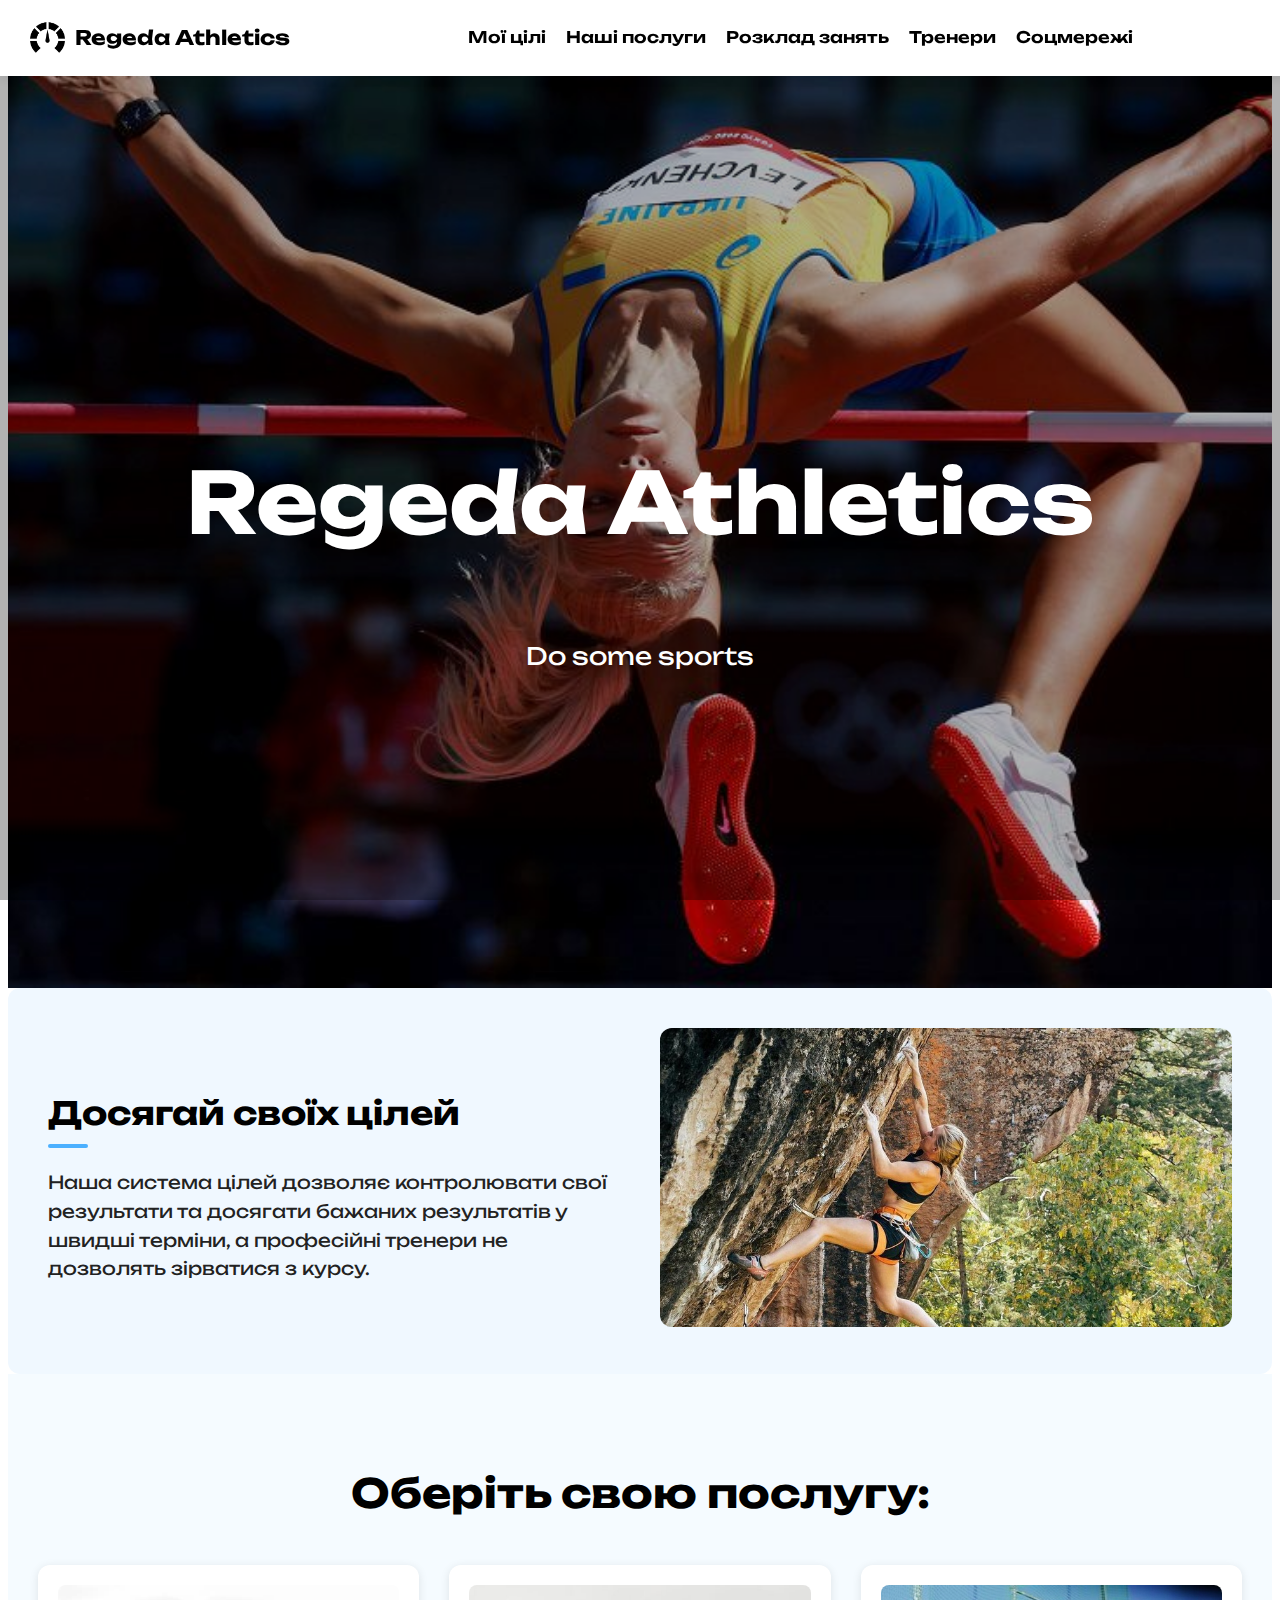
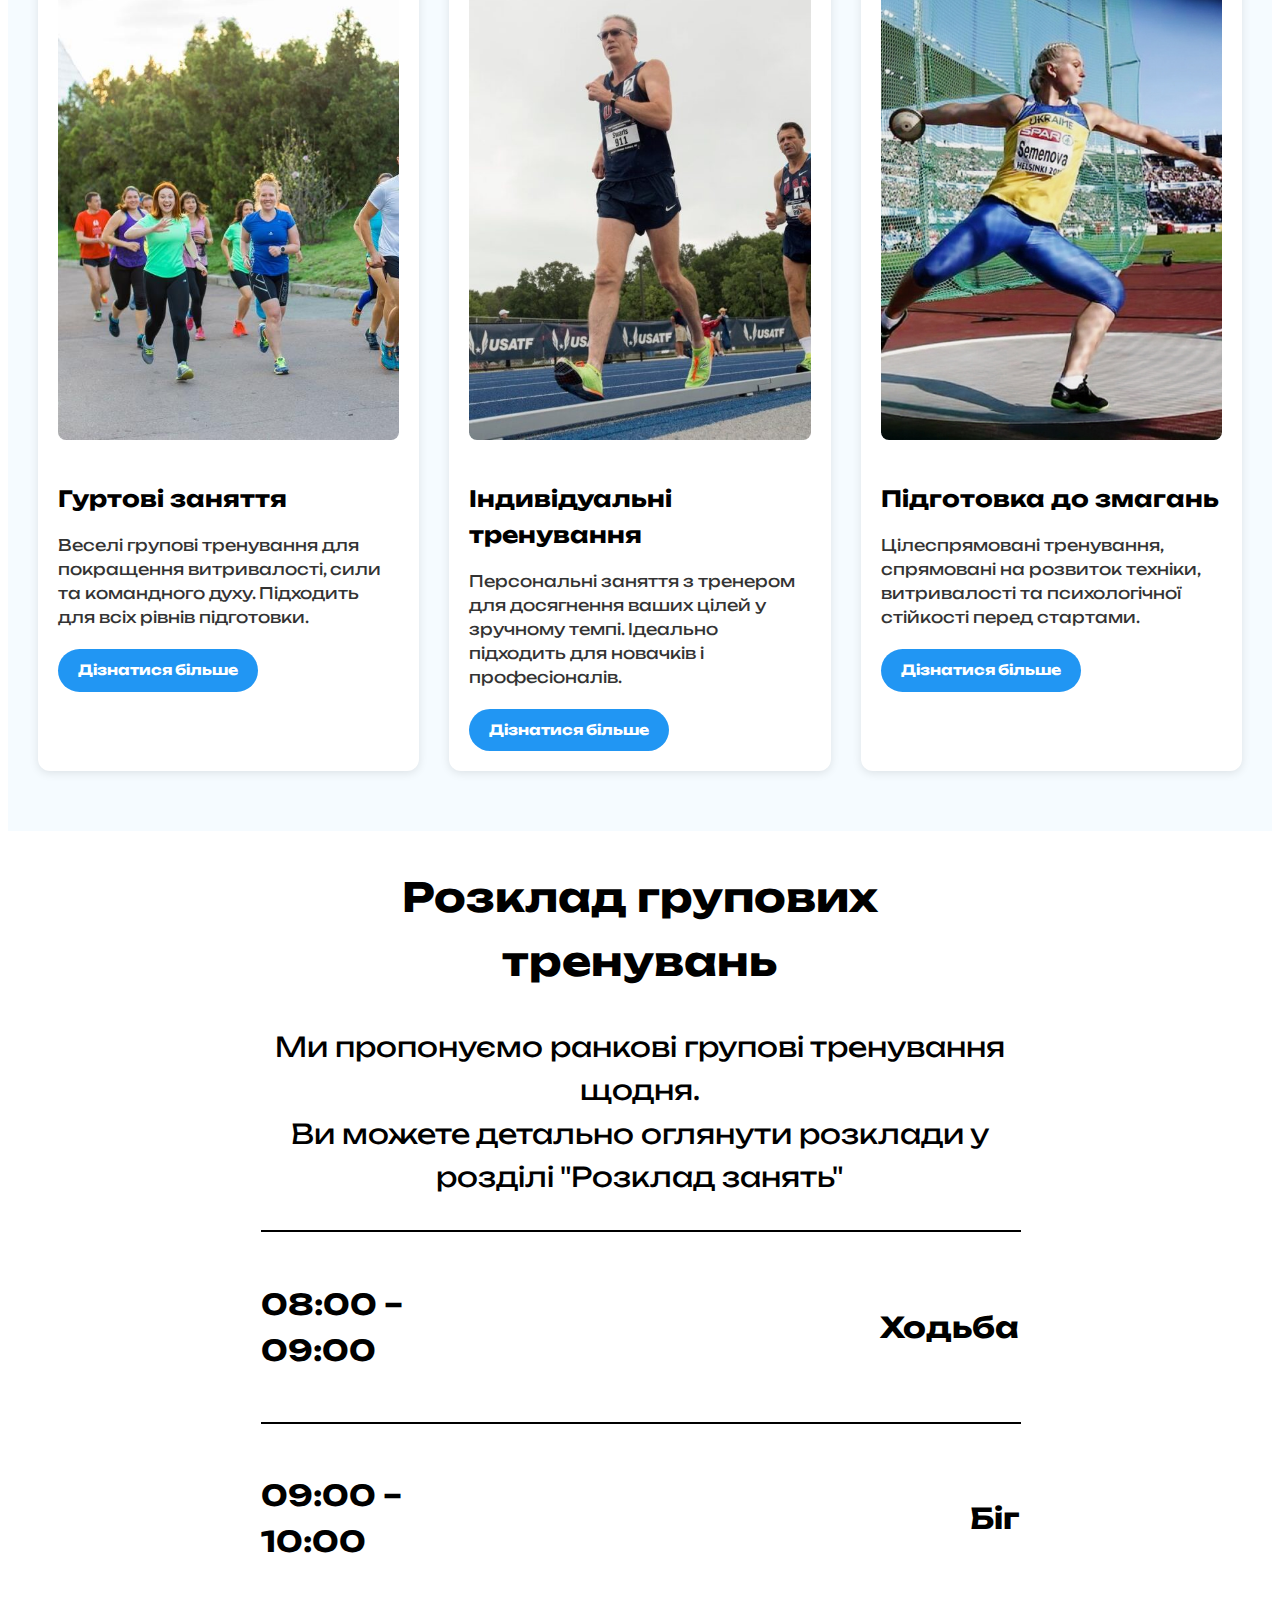
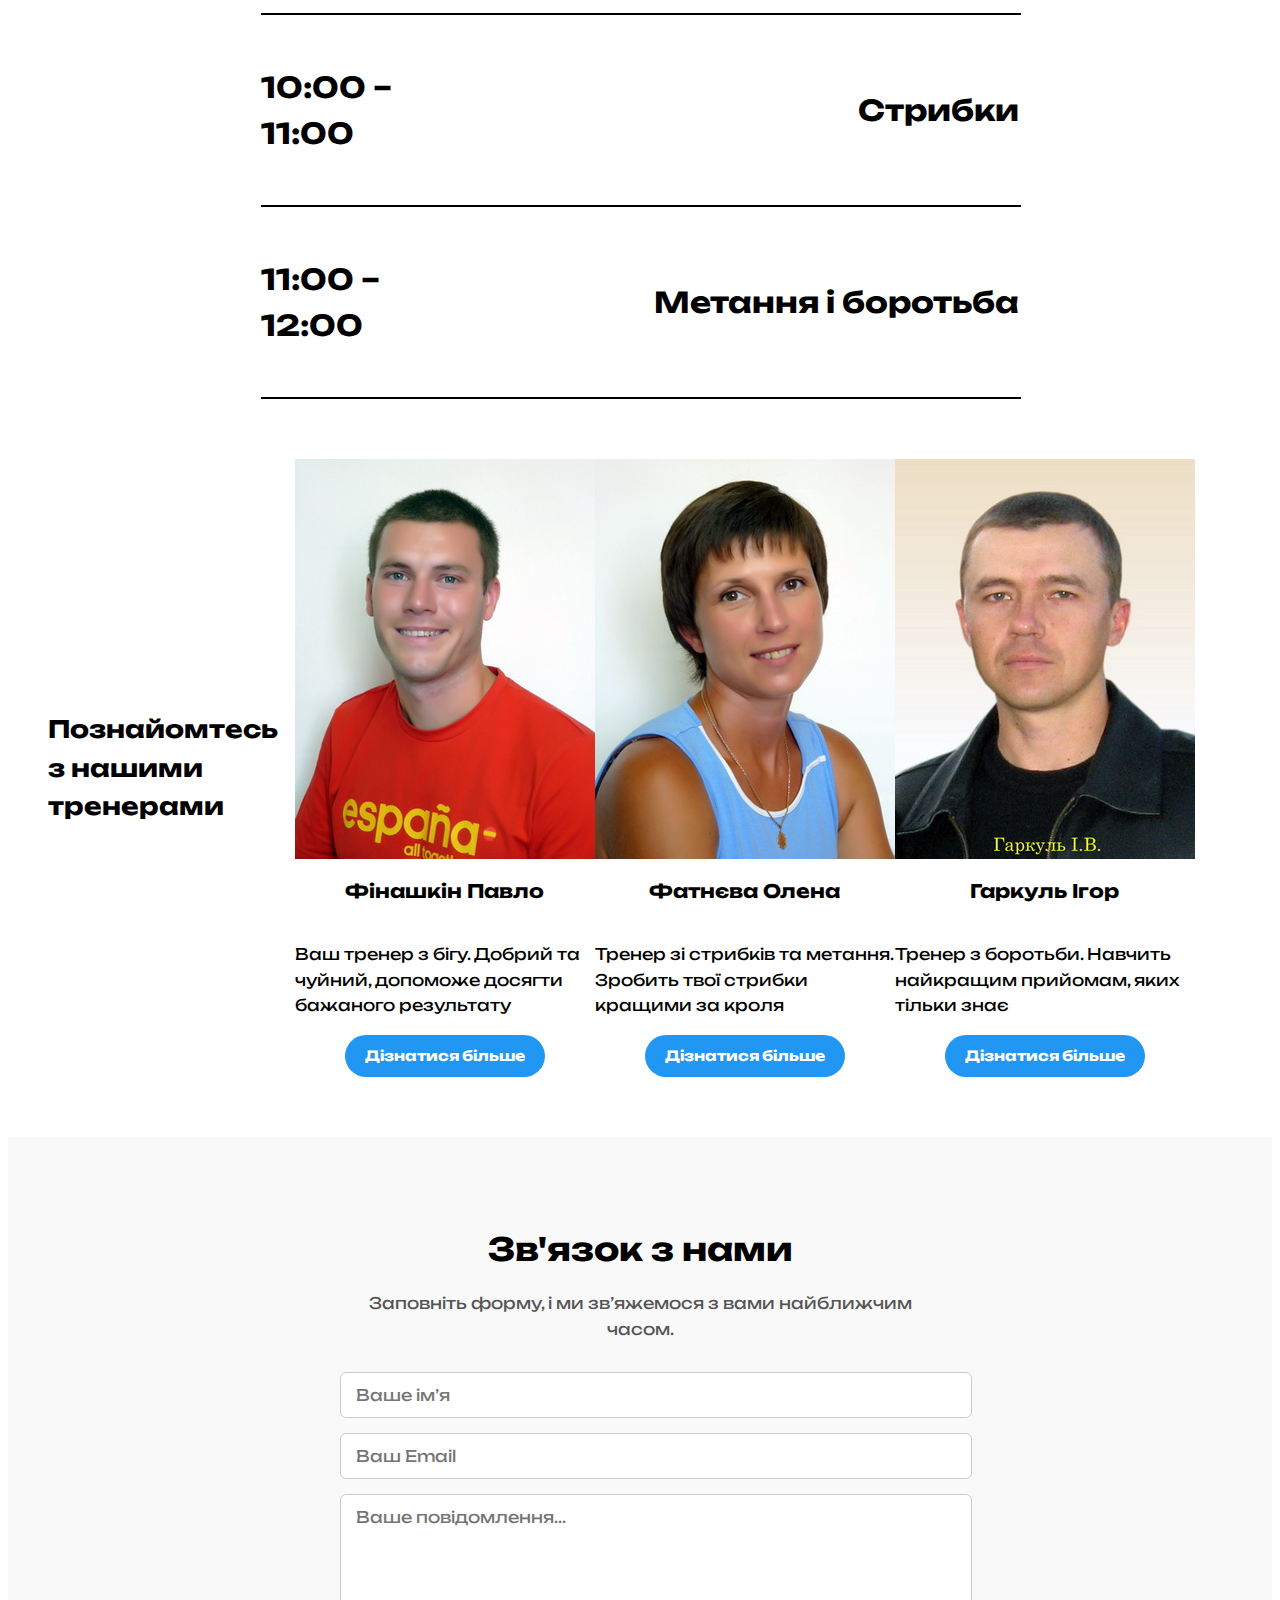
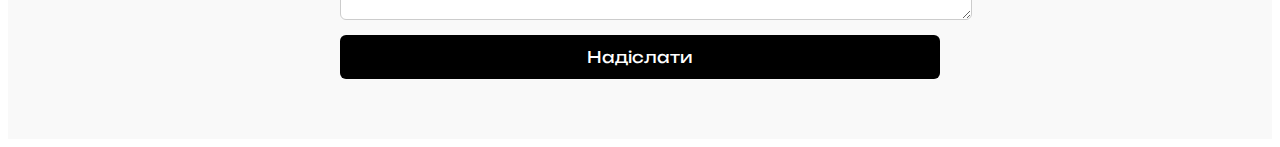
<file: index.html>
<!DOCTYPE html>
<html lang="uk">
<head>
  <meta charset="UTF-8" />
  <meta name="viewport" content="width=device-width, initial-scale=1.0" />
  <title>Regeda Athletics</title>
  <link rel="stylesheet" href="mainpagestyle.css" />
  <link rel="shortcut icon" href="img/logopng.png">
  <link rel="preconnect" href="https://fonts.googleapis.com">
  <link rel="preconnect" href="https://fonts.gstatic.com" crossorigin>
  <link href="https://fonts.googleapis.com/css2?family=Cascadia+Code:ital,wght@0,200..700;1,200..700&family=Cascadia+Mono:ital,wght@0,200..700;1,200..700&family=Overpass+Mono:wght@300..700&family=Unbounded:wght@200..900&family=Yeseva+One&display=swap" rel="stylesheet">
</head>
<body>
  <header class="main-header">
    <div class="logo">
    <img src="img/logopng.png">
    Regeda Athletics</div>
    <nav class="nav-links">
      <a href="Targets/Target.html">Мої цілі</a>
      <a href="Services/Services.html">Наші послуги</a>
      <a href="Schedule/Schedule.html">Розклад занять</a>
      <a href="Trainers/Trainers.html">Тренери</a>
      <a href="Socials/Socials.html">Соцмережі</a>
    </nav>
  </header>
  <section class="hero">
    <h1>Regeda Athletics</h1>
    <p>Do some sports</p>
  </section>
  <section class="mission-section">
    <div class="mission-text">
     <h2 class="section-title">Досягай своїх цілей</h2>
      <div class="underline"></div>
     <p>
       Наша система цілей дозволяє контролювати свої результати та досягати бажаних результатів у швидші терміни, а професійні тренери не дозволять зірватися з курсу.
      </p>
   </div>
   <div class="mission-image">
      <img src="img/mission.jpg" alt="Ціль">
    </div>
  </section>
  <section class="services">
    <h1>Оберіть свою послугу:</h1>
    <div class="services-block">
      <div class="serv">
        <img src="img/run.jpg">
        <h2>Гуртові заняття</h2>
        <p>Веселі групові тренування для покращення витривалості, сили та командного духу. Підходить для всіх рівнів підготовки.</p>
        <a href="Services/Services.html#grupa" class="blue-button">Дізнатися більше</a>
      </div>
      <div class="serv">
        <img src="img/chodba.jpg">
        <h2>Індивідуальні тренування</h2>
        <p>Персональні заняття з тренером для досягнення ваших цілей у зручному темпі. Ідеально підходить для новачків і професіоналів.</p>
        <a href="Services/Services.html#individual" class="blue-button">Дізнатися більше</a>
      </div>
      <div class="serv">
        <img src="img/metannia.jpg">
        <h2>Підготовка до змагань</h2>
        <p>Цілеспрямовані тренування, спрямовані на розвиток техніки, витривалості та психологічної стійкості перед стартами.</p>
        <a href="Services/Services.html#zmagania" class="blue-button">Дізнатися більше</a>
      </div>
    </div>
  </section>
  <section class="schedule-section">
    <div class="schedule-title">
      <h2>Розклад групових тренувань</h2>
      <p>Ми пропонуємо ранкові групові тренування щодня. <br> Ви можете детально оглянути розклади у розділі "Розклад занять"</p>
    </div>
    <hr>
  <div class="schedule">
    <div class="schedule-element">
      <p class="time">08:00 – 09:00</p>
      <p class="service-name">Ходьба</p>
    </div>
    <hr>
    <div class="schedule-element">
      <p class="time">09:00 – 10:00</p>
      <p class="service-name">Біг</p>
    </div>
    <hr>
    <div class="schedule-element">
      <p class="time">10:00 – 11:00</p>
      <p class="service-name">Стрибки</p>
    </div>
    <hr>
    <div class="schedule-element">
      <p class="time">11:00 – 12:00</p>
      <p class="service-name">Метання і боротьба</p>
    </div>
    <hr>
  </div>
  </section>
  <section class="trainers-section">
    <div class="trainers-title">
      <h2>Познайомтесь з нашими тренерами</h2>
    </div>
    <div class="trainers">
      <div class="trainers-element">
        <img src="img/finashkin.jpg">
        <h3>Фінашкін Павло</h3>
        <p>Ваш тренер з бігу. Добрий та чуйний, допоможе досягти бажаного результату</p>
        <a href="Trainers/Trainers.html#finashkin" class="blue-button">Дізнатися більше</a>
      </div>
      <div class="trainers-element">
        <img src="img/fatneva.jpg">
        <h3>Фатнєва Олена</h3>
        <p>Тренер зі стрибків та метання. Зробить твої стрибки кращими за кроля</p>
        <a href="Trainers/Trainers.html#fatneva" class="blue-button">Дізнатися більше</a>
      </div>
      <div class="trainers-element">
        <img src="img/garkul.jpg">
        <h3>Гаркуль Ігор</h3>
        <p>Тренер з боротьби. Навчить найкращим прийомам, яких тільки знає</p>
        <a href="Trainers/Trainers.html#garkul" class="blue-button">Дізнатися більше</a>
      </div>
    </div>
  </section>
  <section id="contact" class="contact-section">
  <div class="contact-container">
    <h2>Зв'язок з нами</h2>
    <p>Заповніть форму, і ми зв’яжемося з вами найближчим часом.</p>
    <form class="contact-form">
      <input type="text" name="name" placeholder="Ваше ім’я" required>
      <input type="email" name="email" placeholder="Ваш Email" required>
      <textarea name="message" rows="5" placeholder="Ваше повідомлення..." required></textarea>
      <button type="submit">Надіслати</button>
    </form>
  </div>
</section>
<button id="scrollToTopBtn" title="Вгору">↑</button>
</body>
<script>
  const btn = document.getElementById("scrollToTopBtn");

  window.addEventListener("scroll", () => {
    if (window.scrollY > 300) {
      btn.classList.add("show");
    } else {
      btn.classList.remove("show");
    }
  });

  btn.addEventListener("click", () => {
    window.scrollTo({
      top: 0,
      behavior: "smooth"
    });
  });
</script>

</html>
</file>
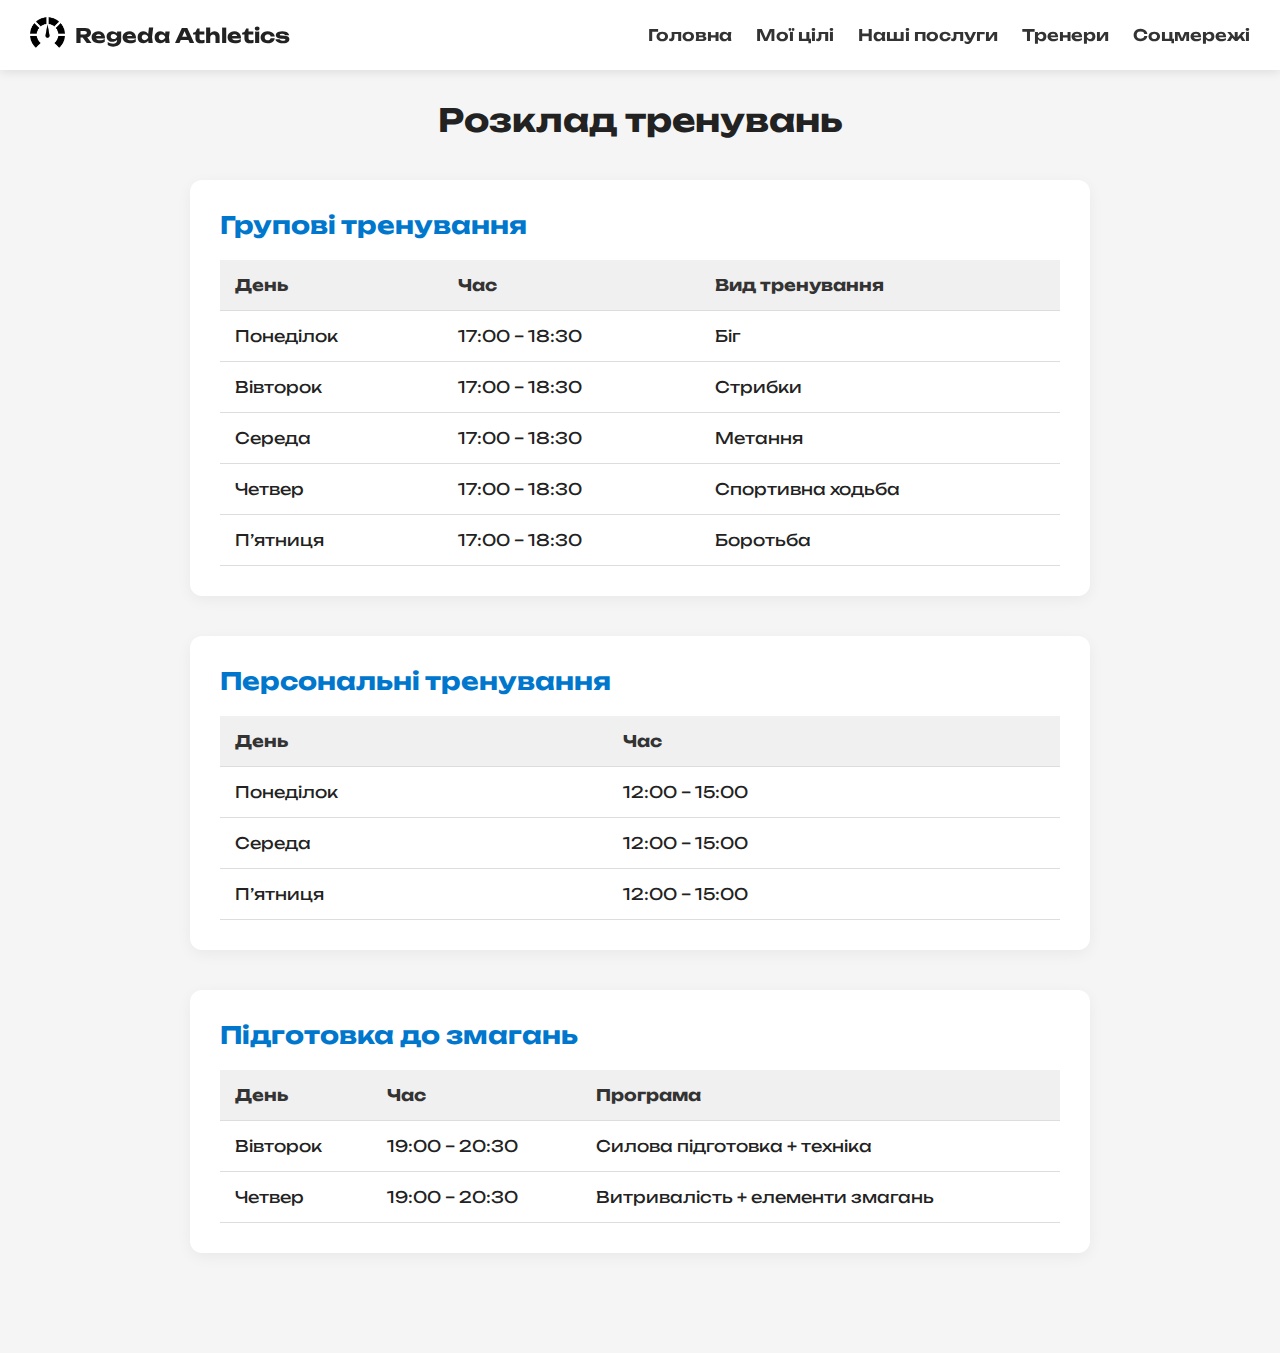
<file: Schedule/Schedule.html>
<!DOCTYPE html>
<html lang="uk">
<head>
  <meta charset="UTF-8" />
  <meta name="viewport" content="width=device-width, initial-scale=1.0" />
  <title>Розклад тренувань</title>
  <link rel="stylesheet" href="schedulestyle.css" />
  <link rel="shortcut icon" href="../img/logopng.png" />
  <link rel="preconnect" href="https://fonts.googleapis.com" />
  <link rel="preconnect" href="https://fonts.gstatic.com" crossorigin />
  <link href="https://fonts.googleapis.com/css2?family=Unbounded:wght@200..900&display=swap" rel="stylesheet" />
</head>
<body>
  <header class="main-header">
    <div class="logo">
    <a href="../Main page.html"><img src="../img/logopng.png"></a>
      Regeda Athletics
    </div>
    <nav class="nav-links">
      <a href="../Main page.html">Головна</a>
      <a href="../Targets/Target.html">Мої цілі</a>
      <a href="../Services/Services.html">Наші послуги</a>
      <a href="../Trainers/Trainers.html">Тренери</a>
      <a href="../Socials/Socials.html">Соцмережі</a>
    </nav>
  </header>

  <main style="padding-top: 100px; max-width: 900px; margin: auto;">
    <h2 style="text-align: center; margin-bottom: 40px;">Розклад тренувань</h2>

    <section class="schedule-block">
      <h3>Групові тренування</h3>
      <table class="schedule-table">
        <tr>
          <th>День</th>
          <th>Час</th>
          <th>Вид тренування</th>
        </tr>
        <tr>
          <td>Понеділок</td>
          <td>17:00 – 18:30</td>
          <td>Біг</td>
        </tr>
        <tr>
          <td>Вівторок</td>
          <td>17:00 – 18:30</td>
          <td>Стрибки</td>
        </tr>
        <tr>
          <td>Середа</td>
          <td>17:00 – 18:30</td>
          <td>Метання</td>
        </tr>
        <tr>
          <td>Четвер</td>
          <td>17:00 – 18:30</td>
          <td>Спортивна ходьба</td>
        </tr>
        <tr>
          <td>Пʼятниця</td>
          <td>17:00 – 18:30</td>
          <td>Боротьба</td>
        </tr>
      </table>
    </section>

    <section class="schedule-block">
      <h3>Персональні тренування</h3>
      <table class="schedule-table">
        <tr>
          <th>День</th>
          <th>Час</th>
        </tr>
        <tr>
          <td>Понеділок</td>
          <td>12:00 – 15:00</td>
        </tr>
        <tr>
          <td>Середа</td>
          <td>12:00 – 15:00</td>
        </tr>
        <tr>
          <td>Пʼятниця</td>
          <td>12:00 – 15:00</td>
        </tr>
      </table>
    </section>

    <section class="schedule-block">
      <h3>Підготовка до змагань</h3>
      <table class="schedule-table">
        <tr>
          <th>День</th>
          <th>Час</th>
          <th>Програма</th>
        </tr>
        <tr>
          <td>Вівторок</td>
          <td>19:00 – 20:30</td>
          <td>Силова підготовка + техніка</td>
        </tr>
        <tr>
          <td>Четвер</td>
          <td>19:00 – 20:30</td>
          <td>Витривалість + елементи змагань</td>
        </tr>
      </table>
    </section>
  </main>
</body>
</html>
</file>
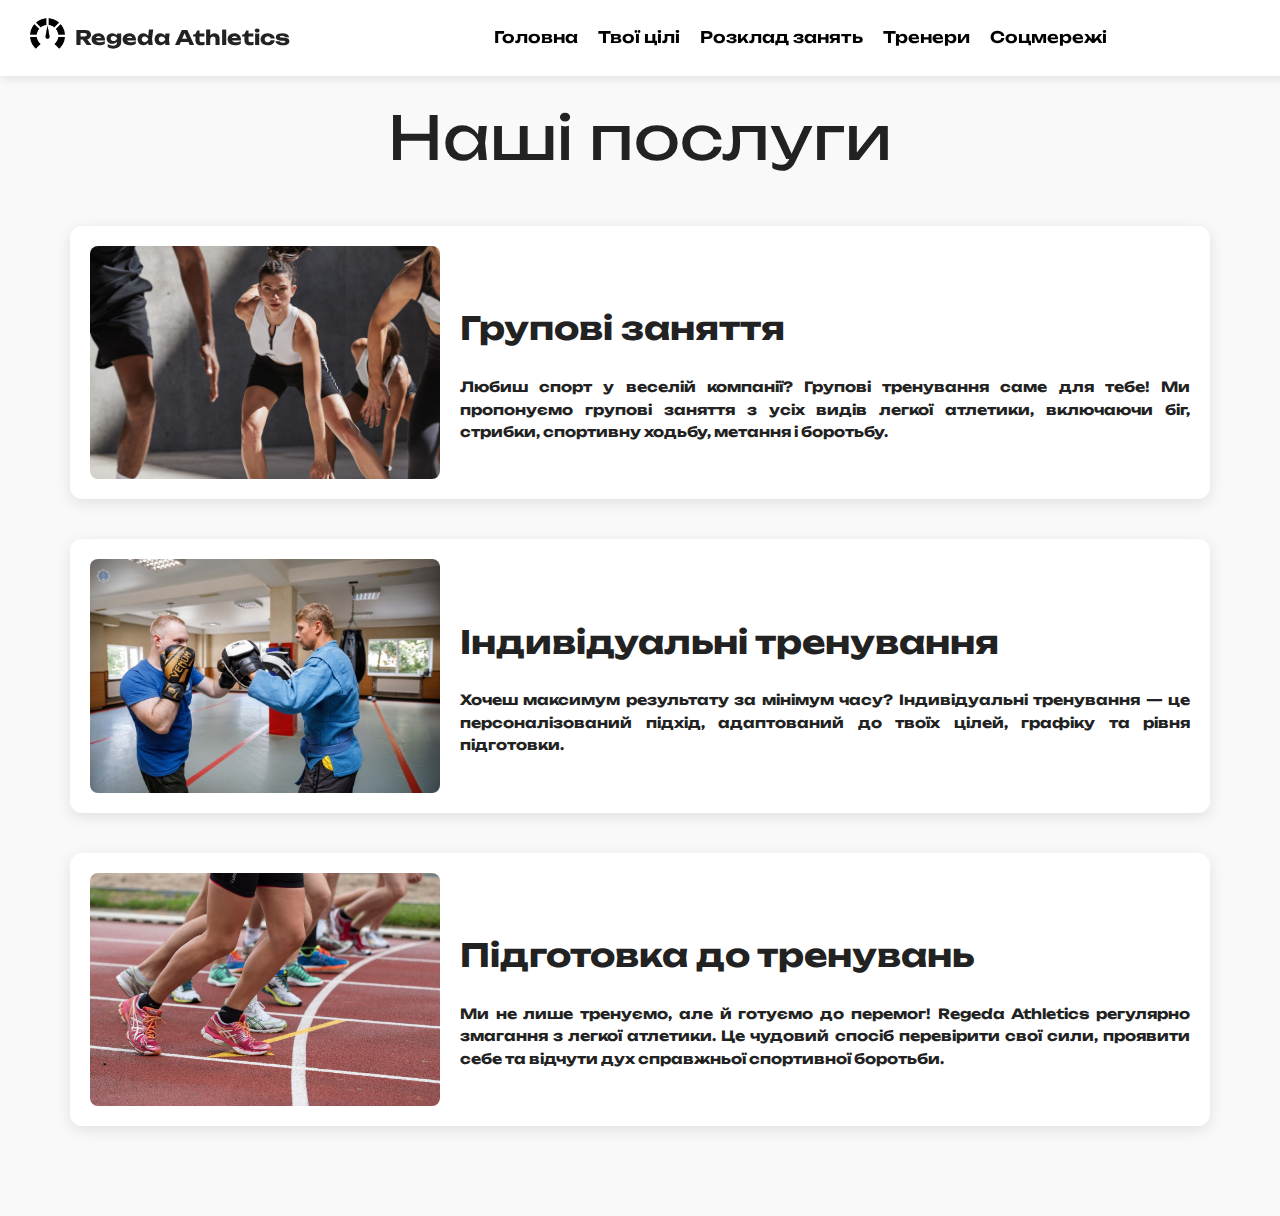
<file: Services/Services.html>
<!DOCTYPE html>
<html lang="en">
<head>
    <meta charset="UTF-8">
    <meta name="viewport" content="width=device-width, initial-scale=1.0">
    <title>Наші послуги</title>
    <link rel="stylesheet" href="Servicesstyle.css" />
    <link rel="shortcut icon" href="../img/logopng.png">
    <link rel="preconnect" href="https://fonts.googleapis.com">
    <link rel="preconnect" href="https://fonts.gstatic.com" crossorigin>
    <link href="https://fonts.googleapis.com/css2?family=Cascadia+Code:ital,wght@0,200..700;1,200..700&family=Cascadia+Mono:ital,wght@0,200..700;1,200..700&family=Overpass+Mono:wght@300..700&family=Unbounded:wght@200..900&family=Yeseva+One&display=swap" rel="stylesheet">
</head>
<body>
    <header class="main-header">
    <div class="logo">
    <a href="../Main page.html"><img src="../img/logopng.png"></a>
    Regeda Athletics</div>
    <nav class="nav-links">
      <a href="../Main page.html">Головна</a>
      <a href="../Targets/Target.html">Твої цілі</a>
      <a href="../Schedule/Schedule.html">Розклад занять</a>
      <a href="../Trainers">Тренери</a>
      <a href="../Socials/Socials.html">Соцмережі</a>
    </nav>
  </header>
<section class="main-block">
  <div class="bigtext">Наші послуги</div>
  <div class="service" id="grupa">
    <div class="service-image">
      <img src="img/grupa.jpg" alt="Групові тренування">
    </div>
    <div class="service-text">
      <h1>Групові заняття</h1>
      <h3>
        Любиш спорт у веселій компанії? Групові тренування саме для тебе! Ми пропонуємо групові заняття з усіх видів легкої атлетики, включаючи біг, стрибки, спортивну ходьбу, метання і боротьбу. 
      </h3>
    </div>
  </div>

  <div class="service" id="individual">
    <div class="service-image">
      <img src="img/individual.jpeg" alt="Індивідуальні заняття">
    </div>
    <div class="service-text">
      <h1>Індивідуальні тренування</h1>
      <h3>
        Хочеш максимум результату за мінімум часу? Індивідуальні тренування — це персоналізований підхід, адаптований до твоїх цілей, графіку та рівня підготовки. 
      </h3>
    </div>
  </div>

  <div class="service" id="zmagania">
    <div class="service-image">
      <img src="img/zmagania.jpg" alt="Змагання">
    </div>
    <div class="service-text">
      <h1>Підготовка до тренувань</h1>
      <h3>
        Ми не лише тренуємо, але й готуємо до перемог! Regeda Athletics регулярно змагання з легкої атлетики.
        Це чудовий спосіб перевірити свої сили, проявити себе та відчути дух справжньої спортивної боротьби.
      </h3>
    </div>
  </div>
</section>
</body>
</html>
</file>
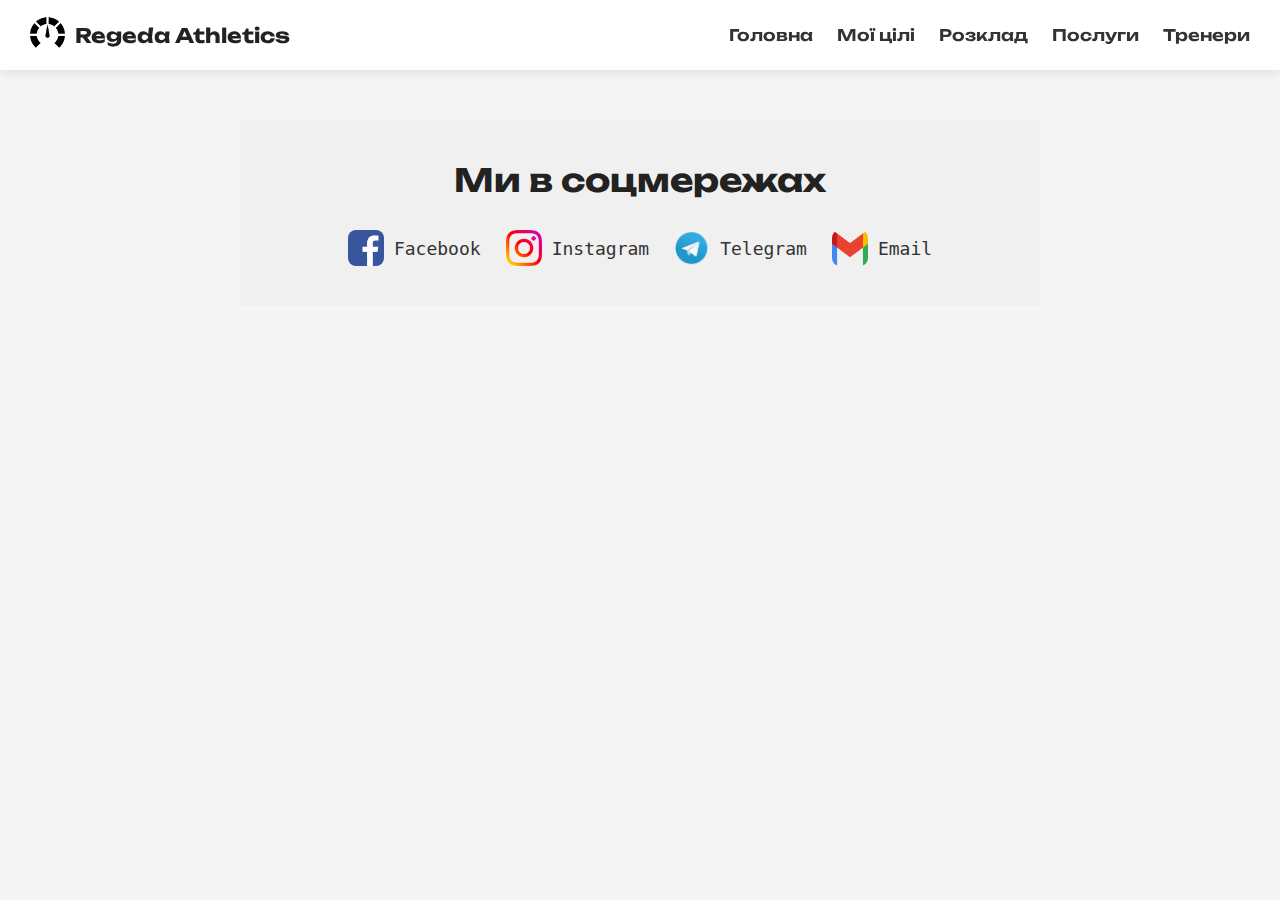
<file: Socials/Socials.html>
<!DOCTYPE html>
<html lang="uk">
<head>
  <meta charset="UTF-8">
  <meta name="viewport" content="width=device-width, initial-scale=1.0">
  <title>Контакти</title>
  <link rel="stylesheet" href="Socialsstyle.css">
  <link rel="shortcut icon" href="../img/logopng.png" />
  <link rel="preconnect" href="https://fonts.googleapis.com" />
  <link rel="preconnect" href="https://fonts.gstatic.com" crossorigin />
  <link href="https://fonts.googleapis.com/css2?family=Unbounded:wght@400;700&display=swap" rel="stylesheet" />
  <link
  rel="stylesheet"
  href="https://cdnjs.cloudflare.com/ajax/libs/font-awesome/6.5.0/css/all.min.css"
  integrity="sha512-h5uwskfcnvVCVdGlCHuoyKkq3DFZp2aT0J3ctOQcqW6rqTxRPNIoAghAZK+nciFOTc/h17KGlwDwAxVOz+ta3A=="
  crossorigin="anonymous"
  referrerpolicy="no-referrer"
/>
</head>
<body>
  <header class="main-header">
    <div class="logo">
    <a href="../Main page.html"><img src="../img/logopng.png"></a>
      Regeda Athletics
    </div>
    <nav class="nav-links">
      <a href="../Main page.html">Головна</a>
      <a href="">Мої цілі</a>
      <a href="../Schedule/Schedule.html">Розклад</a>
      <a href="../Services/Services.html">Послуги</a>
      <a href="">Тренери</a>
    </nav>
  </header>
  <main>
    <section class="social-section">
  <h2>Ми в соцмережах</h2>
  <div class="social-list">
    <a href="https://facebook.com" target="_blank" class="social-link">
      <img src="img/facebook.png" alt="Facebook"> Facebook
    </a>
    <a href="https://instagram.com" target="_blank" class="social-link">
      <img src="img/instagram.png" alt="Instagram"> Instagram
    </a>
    <a href="https://t.me/yourchannel" target="_blank" class="social-link">
      <img src="img/telegram.png" alt="Telegram"> Telegram
    </a>
    <a href="mailto:you@example.com" class="social-link">
      <img src="img/gmail.png" alt="Email"> Email
    </a>
  </div>
</section>
  </main>
</body>
</html>
</file>
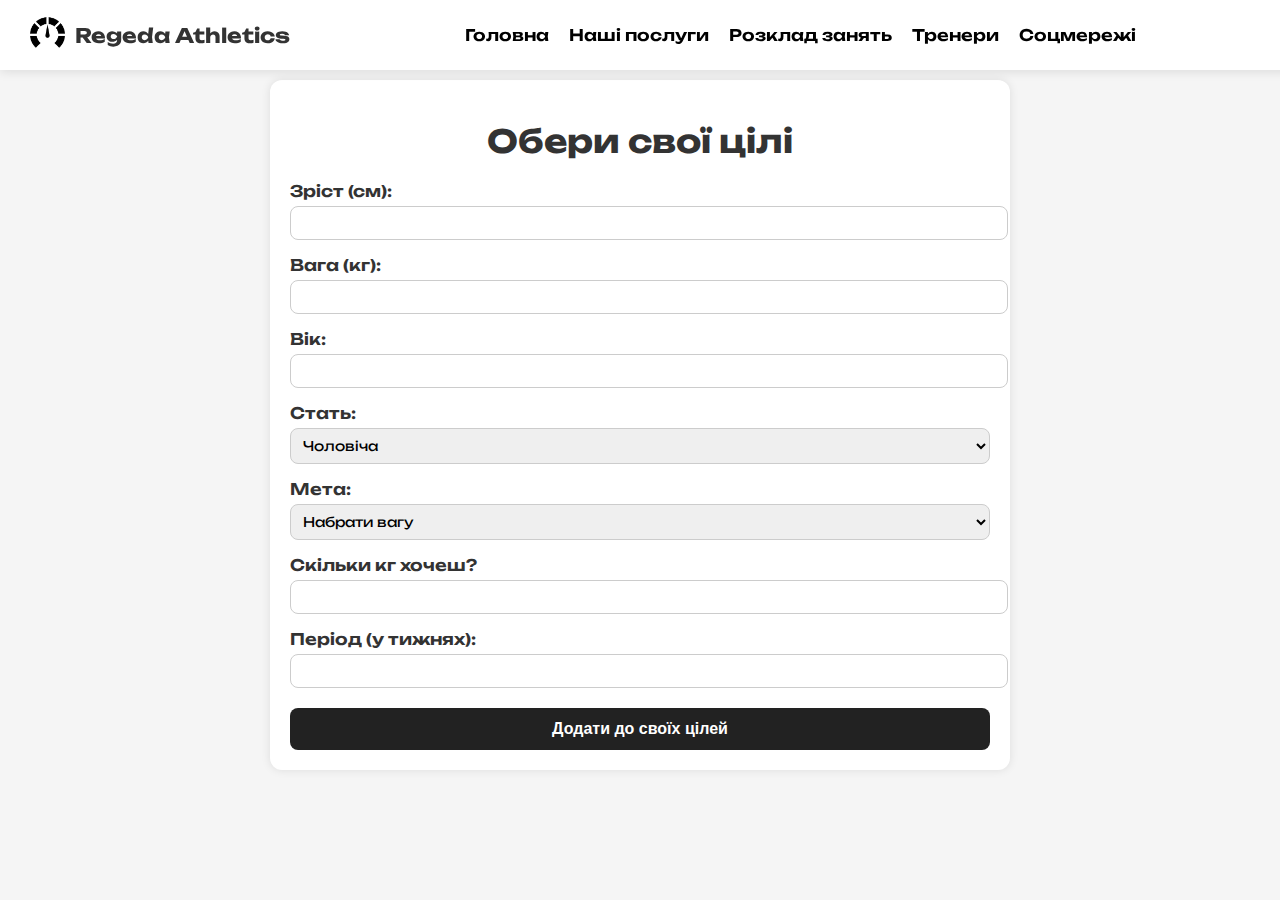
<file: Targets/Target.html>
<!DOCTYPE html>
<html lang="uk">
<head>
  <meta charset="UTF-8" />
  <meta name="viewport" content="width=device-width, initial-scale=1.0"/>
  <title>Мої цілі</title>
  <link rel="stylesheet" href="Targetstyle.css" />
  <link rel="shortcut icon" href="../img/logopng.png">
  <link href="https://fonts.googleapis.com/css2?family=Unbounded:wght@400;600&display=swap" rel="stylesheet">
</head>
<body>
  <header class="main-header">
    <div class="logo">
    <a href="../Main page.html"><img src="../img/logopng.png"></a>
      Regeda Athletics
    </div>
    <nav class="nav-links">
      <a href="../Main page.html">Головна</a>
      <a href="../Services/Services.html">Наші послуги</a>
      <a href="../Schedule/Schedule.html">Розклад занять</a>
      <a href="../Trainers/Trainers.html">Тренери</a>
      <a href="../Socials/Socialsstyle.css">Соцмережі</a>
    </nav>
  </header>

  <section class="goals-section">
    <h1>Обери свої цілі</h1>
    <form id="goalsForm">
      <label for="height">Зріст (см):</label>
      <input type="number" id="height" name="height" required min="100" max="250">

      <label for="weight">Вага (кг):</label>
      <input type="number" id="weight" name="weight" required min="30" max="300">

      <label for="age">Вік:</label>
      <input type="number" id="age" name="age" required min="15" max="100">

      <label for="gender">Стать:</label>
      <select id="gender" name="gender">
        <option value="male">Чоловіча</option>
        <option value="female">Жіноча</option>
      </select>

      <label for="goal">Мета:</label>
      <select id="goal" name="goal">
        <option value="gain">Набрати вагу</option>
        <option value="lose">Скинути вагу</option>
      </select>

      <label for="targetWeight">Скільки кг хочеш?</label>
      <input type="number" id="targetWeight" name="targetWeight" required min="1" max="50">


      <label for="period">Період (у тижнях):</label>
      <input type="number" id="period" name="period" required min="1" max="52">

      <button type="submit">Додати до своїх цілей</button>
    </form>

    <div id="saved-goals"></div>
  </section>

  <script>
    document.getElementById('goalsForm').addEventListener('submit', function (e) {
      e.preventDefault();

      const height = +document.getElementById('height').value;
      const weight = +document.getElementById('weight').value;
      const age = +document.getElementById('age').value;
      const gender = document.getElementById('gender').value;
      const goal = document.getElementById('goal').value;
      const targetWeight = +document.getElementById('targetWeight').value;

      const period = +document.getElementById('period').value;

      if (weight < 30 || height < 100 || age < 15 || period > 52) {
        alert('Перевірте введені дані. Неможливі значення.');
        return;
      }

      if ((goal === 'gain' && period < Math.ceil((5 / 0.5))) || 
          (goal === 'lose' && period < Math.ceil((5 / 0.5)))) {
        alert('Ціль надто агресивна для вказаного періоду.');
        return;
      }

      if (targetWeight < 1 || targetWeight > 50) {
    alert('Мета повинна бути в межах 1-50 кг.');
    return;
      }


      const proteins = goal === 'gain' ? 2.2 * weight : 1.8 * weight;
      const fats = 1 * weight;
      const carbs = goal === 'gain' ? 5 * weight : 3 * weight;

      const goalBlock = document.createElement('div');
      goalBlock.className = 'goal-block';
      goalBlock.innerHTML = `
        <p><strong>Зріст:</strong> ${height} см</p>
        <p><strong>Вага:</strong> ${weight} кг</p>
        <p><strong>Вік:</strong> ${age}</p>
        <p><strong>Стать:</strong> ${gender === 'male' ? 'Чоловіча' : 'Жіноча'}</p>
        <p><strong>Мета:</strong> ${goal === 'gain' ? 'Набрати' : 'Скинути'} вагу за ${period} тиж.</p>
        <p><strong>Бажана зміна ваги:</strong> ${targetWeight} кг</p>
        <p><strong>Рекомендовано:</strong> ${proteins.toFixed(1)}г білків, ${fats.toFixed(1)}г жирів, ${carbs.toFixed(1)}г вуглеводів на день</p>
      `;

      document.getElementById('saved-goals').appendChild(goalBlock);
      this.reset();
    });
  </script>
</body>
</html>
</file>
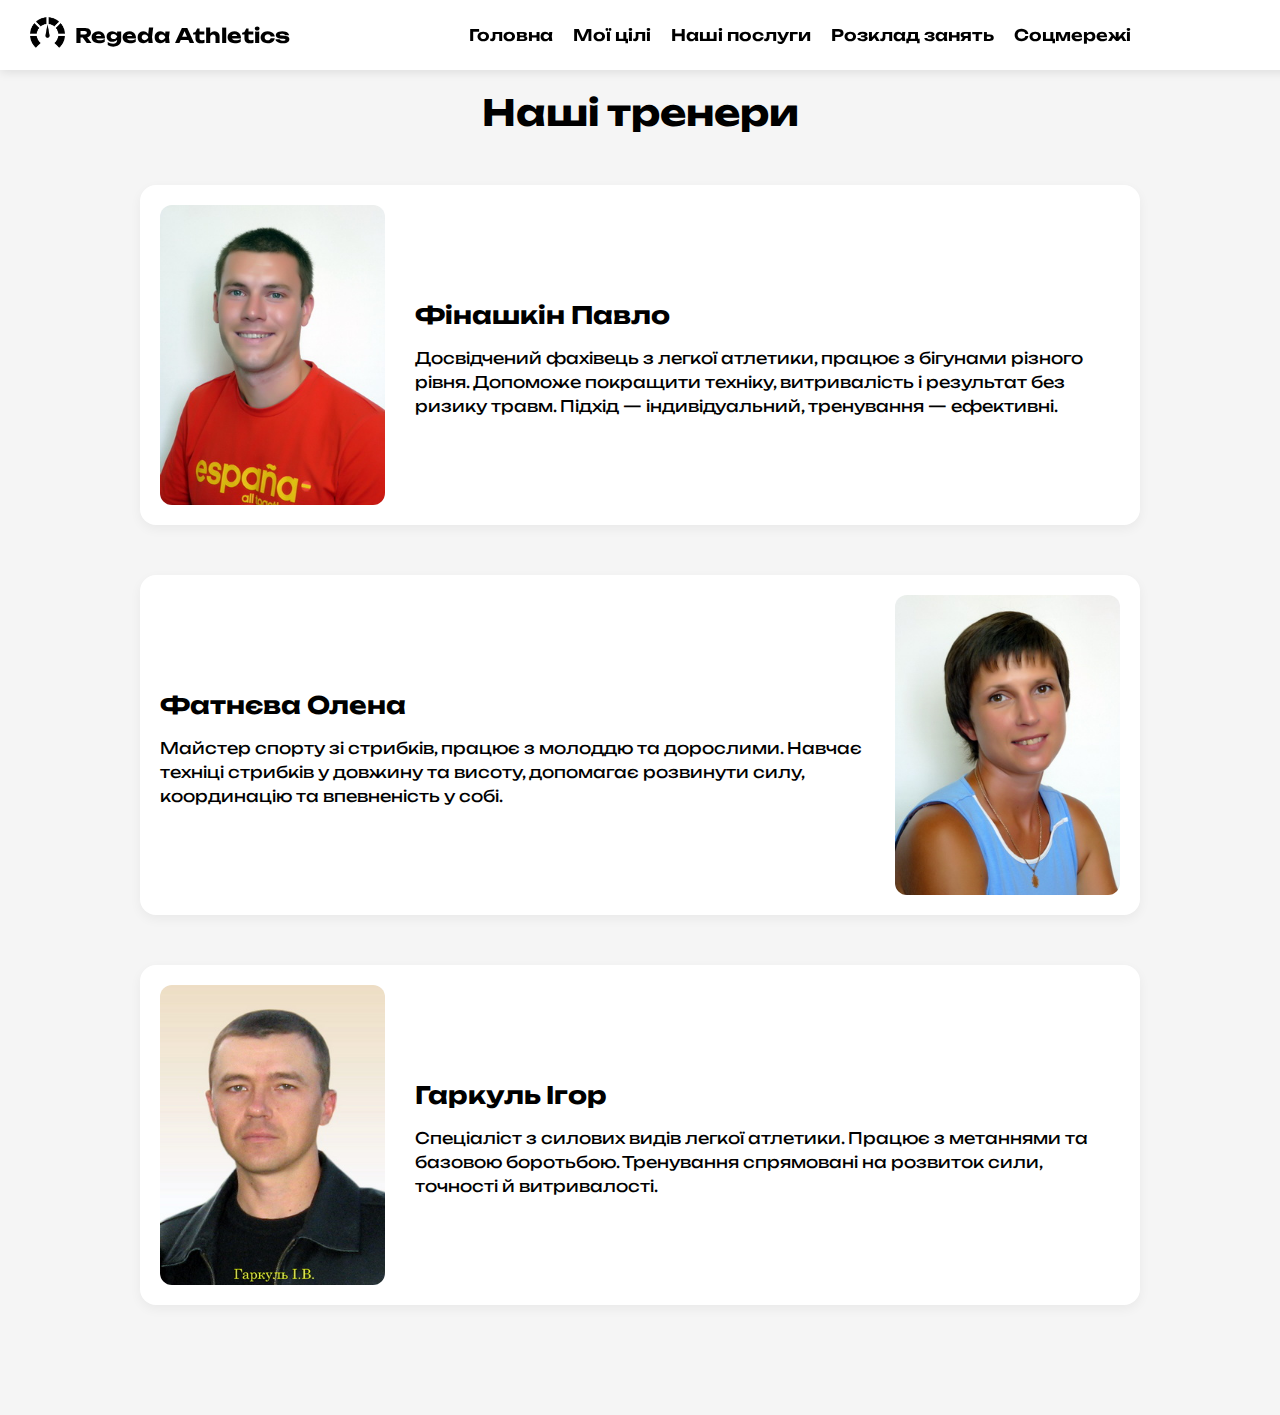
<file: Trainers/Trainers.html>
<!DOCTYPE html>
<html lang="uk">
<head>
  <meta charset="UTF-8" />
  <meta name="viewport" content="width=device-width, initial-scale=1.0" />
  <title>Наші тренери</title>
  <link rel="stylesheet" href="Trainersstyle.css" />
  <link rel="shortcut icon" href="../img/logopng.png" />
  <link href="https://fonts.googleapis.com/css2?family=Unbounded:wght@400;600&family=Overpass+Mono:wght@400;600&display=swap" rel="stylesheet" />
</head>
<body>
    <header class="main-header">
    <div class="logo">
    <a href="../Main page.html"><img src="../img/logopng.png"></a>
    Regeda Athletics</div>
    <nav class="nav-links">
      <a href="../Main page.html">Головна</a>
      <a href="../Targets/Target.html">Мої цілі</a>
      <a href="Services/Services.html">Наші послуги</a>
      <a href="Schedule/Schedule.html">Розклад занять</a>
      <a href="../Socials/Socials.html">Соцмережі</a>
    </nav>
  </header>
  <section class="coaches-section">
    <h2 class="section-title">Наші тренери</h2>

    <div class="coach-block left" id="finashkin">
      <img src="img/finashkin.jpg" alt="Тренер з бігу" />
      <div class="coach-info">
        <h3>Фінашкін Павло</h3>
        <p>Досвідчений фахівець з легкої атлетики, працює з бігунами різного рівня. Допоможе покращити техніку, витривалість і результат без ризику травм. Підхід — індивідуальний, тренування — ефективні.</p>
      </div>
    </div>

    <div class="coach-block right" id="fatneva">
      <img src="img/fatneva.jpg" alt="Тренер зі стрибків" />
      <div class="coach-info">
        <h3>Фатнєва Олена</h3>
        <p>Майстер спорту зі стрибків, працює з молоддю та дорослими. Навчає техніці стрибків у довжину та висоту, допомагає розвинути силу, координацію та впевненість у собі.</p>
      </div>
    </div>

    <div class="coach-block left" id="garkul">
      <img src="img/garkul.jpg" alt="Тренер з метань і боротьби" />
      <div class="coach-info">
        <h3>Гаркуль Ігор</h3>
        <p>Спеціаліст з силових видів легкої атлетики. Працює з метаннями та базовою боротьбою. Тренування спрямовані на розвиток сили, точності й витривалості.</p>
      </div>
    </div>
  </section>
</body>
</html>
</file>
<file: mainpagestyle.css>
.unbounded {
  font-family: "Unbounded", sans-serif;
  font-optical-sizing: auto;
  font-weight: weight;
  font-style: normal;
}

* {
  font-family: Unbounded;
}

body {
  font-family: 'Arial', sans-serif;
  line-height: 1.6;
}

.main-header {
  position: fixed;
  top: 0;
  left: 0;
  width: 100%;
  background-color: white;
  display: flex;
  justify-content: space-between;
  align-items: center;
  padding: 15px 30px;
  box-shadow: 0 2px 10px rgba(0, 0, 0, 0.1);
  z-index: 1000;
}

.logo {
  display: flex;
  align-items: center;
  font-weight: bold;
  font-size: 20px;
}

.logo img {
  width: 35px;
  height: 35px;
  object-fit: contain;
  margin-right: 10px;
}

.nav-links {
  display: flex;
  flex-wrap: wrap;
  gap: 20px;
  justify-content: center;
  flex-grow: 1;
  padding: 10px;
}

.nav-links a {
  text-decoration: none;
  color: black;
  font-weight: 600;
  white-space: nowrap;
}

.hero {
  background: url('img/heroimg.jpg') center/cover no-repeat;
  height: 100vh;
  display: flex;
  flex-direction: column;
  justify-content: center;
  align-items: center;
  color: white;
  padding-top: 80px; 
  text-align: center;
  background-color: rgba(0,0,0,0.1);
}

.hero h1 {
  font-size: 85px;
  font-weight: bold;
}

.hero p {
  font-size: 24px;
  margin-top: 10px;
}

.hero::before {
  content: '';
  position: absolute;
  top: 0; left: 0; right: 0; bottom: 0;
  background: rgba(0, 0, 0, 0.3);
  z-index: 1;
}

.hero > * {
  position: relative;
  z-index: 2;
}

.mission-section {
  display: flex;
  align-items: center;
  background-color: #f0f8ff; 
  padding: 40px;
  border-radius: 12px;
}

.mission-text {
  flex: 1;
  padding-right: 40px;
}

.section-title {
  font-size: 2rem;
  font-weight: bold;
  margin-bottom: 5px;
}

.underline {
  width: 40px;
  height: 4px;
  background-color: #4bb0ff; 
  margin-bottom: 20px;
  border-radius: 2px;
}

.mission-text p {
  font-size: 18px;
  line-height: 1.6;
  color: #222;
}

.mission-image {
  flex: 1;
}

.mission-image img {
  width: 100%;
  border-radius: 12px;
  object-fit: cover;
}

.blue-button {
  display: inline-block;
  background-color: #2196f3;
  color: white;
  padding: 10px 20px;
  border-radius: 999px;
  text-decoration: none;
  font-weight: bold;
  font-size: 14px;
  transition: background-color 0.3s;
}

.blue-button:hover {
  background-color: #1976d2;
}

.services {
  padding: 60px 30px;
  background-color: #f5fbff;
  text-align: center;
}

.services h1 {
  font-size: 2.5rem;
  margin-bottom: 40px;
}

.services-block {
  display: flex;
  justify-content: space-between;
  gap: 30px;
  flex-wrap: wrap;
}

.services img:hover {
  transform: scale(1.07);
  transition: 1s;
}

.serv {
  background-color: white;
  padding: 20px;
  border-radius: 12px;
  box-shadow: 0 2px 10px rgba(0, 0, 0, 0.1);
  flex: 1;
  min-width: 250px;
  max-width: 350px;
  text-align: left;
}

.serv img {
  width: 100%;
  height: auto;
  aspect-ratio: 3 / 4;
  object-fit: cover;
  border-radius: 8px;
  margin-bottom: 15px;
}

.serv h2 {
  font-size: 1.4rem;
  margin-bottom: 10px;
}

.serv p {
  font-size: 16px;
  color: #333;
  line-height: 1.5;
  margin-bottom: 20px;
}

.schedule-section {
  width: 60%;
  margin: auto;
}

.schedule-title {
  text-align: center;
  margin-bottom: 30px;
}

.schedule-title h2 {
  font-size: 2.5rem;
}

.schedule-title p {
    font-size: 1.7rem;
}

.schedule {
  display: flex;
  flex-direction: column;
}

.schedule-element {
  display: flex;
  justify-content: space-between;
  align-items: center;
  padding: 20px 0;
}

.time {
  font-size: 1.8rem;
  font-weight: bold;
  width: 200px;
}

.service-name {
  font-size: 1.8rem;
  font-weight: bold;
}

hr {
  border: 1px solid black;
  width: 100%;
  margin: 0;
}

.trainers-section {
  display: flex;
  align-items: center;
  padding: 40px;
  border-radius: 12px;
}

.trainers-tytle {
  text-align: center;
  margin-bottom: 30px;
  font-size: 2.3rem;
}

.trainers {
  display: flex;
  flex-direction: row;
}

.trainers-element {
  display: flex;
  align-items: center;
  padding: 20px 0;
  flex-direction: column;
  width: 32%;
}

.contact-section {
  padding: 60px 20px;
  background-color: #f9f9f9;
  text-align: center;
}

.contact-container {
  max-width: 600px;
  margin: 0 auto;
}

.contact-container h2 {
  font-size: 32px;
  margin-bottom: 10px;
}

.contact-container p {
  margin-bottom: 30px;
  color: #555;
}

.contact-form {
  display: flex;
  flex-direction: column;
  gap: 15px;
}

.contact-form input,
.contact-form textarea {
  padding: 12px 15px;
  border: 1px solid #ccc;
  border-radius: 6px;
  font-size: 16px;
  width: 100%;
}

.contact-form button {
  padding: 12px;
  background-color: #000;
  color: #fff;
  border: none;
  border-radius: 6px;
  font-size: 16px;
  cursor: pointer;
  transition: background 0.3s ease;
}

.contact-form button:hover {
  background-color: #333;
}

#scrollToTopBtn {
  position: fixed;
  bottom: 30px;
  right: 30px;
  padding: 10px 15px;
  font-size: 20px;
  background-color: black;
  color: white;
  border: none;
  border-radius: 8px;
  cursor: pointer;
  z-index: 1000;
  opacity: 0;
  visibility: hidden;
  transition: opacity 0.4s ease, visibility 0.4s ease;
}

#scrollToTopBtn.show {
  opacity: 1;
  visibility: visible;
}

#scrollToTopBtn:hover {
  background-color: #333;
}
</file>
<file: Schedule/schedulestyle.css>
* {
  box-sizing: border-box;
  margin: 0;
  padding: 0;
  font-family: 'Unbounded', sans-serif;
}

body {
  background-color: #f5f5f5;
  color: #222;
}

.main-header {
  position: fixed;
  top: 0;
  left: 0;
  width: 100%;
  background-color: white;
  display: flex;
  justify-content: space-between;
  align-items: center;
  padding: 15px 30px;
  box-shadow: 0 2px 10px rgba(0, 0, 0, 0.1);
  z-index: 1000;
}

.logo {
  display: flex;
  align-items: center;
  font-weight: bold;
  font-size: 20px;
}

.logo img {
  width: 35px;
  height: 35px;
  object-fit: contain;
  margin-right: 10px;
}

.nav-links a {
  margin-left: 20px;
  text-decoration: none;
  color: #333;
  font-weight: 600;
  transition: color 0.3s ease;
}

.nav-links a:hover {
  color: #0077cc;
}

main {
  padding-top: 120px;
  max-width: 1000px;
  margin: auto;
  padding-bottom: 60px;
}

h2 {
  text-align: center;
  margin-bottom: 40px;
  font-size: 32px;
}

.schedule-block {
  background: white;
  border-radius: 12px;
  box-shadow: 0 4px 15px rgba(0, 0, 0, 0.05);
  padding: 30px;
  margin-bottom: 40px;
}

.schedule-block h3 {
  margin-bottom: 20px;
  font-size: 24px;
  color: #0077cc;
}

.schedule-table {
  width: 100%;
  border-collapse: collapse;
}

.schedule-table th,
.schedule-table td {
  padding: 15px;
  text-align: left;
  border-bottom: 1px solid #ddd;
}

.schedule-table th {
  background-color: #f0f0f0;
  color: #333;
}
</file>
<file: Services/Servicesstyle.css>
.unbounded {
  font-family: "Unbounded", sans-serif;
  font-optical-sizing: auto;
  font-weight: weight;
  font-style: normal;
}

* {
  font-family: Unbounded;
}

body {
  font-family: 'Arial', sans-serif;
  line-height: 1.6;
}

.main-header {
  position: fixed;
  top: 0;
  left: 0;
  width: 100%;
  background-color: white;
  display: flex;
  justify-content: space-between;
  align-items: center;
  padding: 15px 30px;
  box-shadow: 0 2px 10px rgba(0, 0, 0, 0.1);
  z-index: 1000;
  flex-wrap: wrap; 
}

.logo {
  display: flex;
  align-items: center;
  font-weight: bold;
  font-size: 20px;
  white-space: nowrap;
}

.logo img {
  width: 35px;
  height: 35px;
  object-fit: contain;
  margin-right: 10px;
}

.nav-links {
  display: flex;
  flex-wrap: wrap;
  gap: 20px;
  justify-content: center;
  flex-grow: 1;
  padding: 10px;
}

.nav-links a {
  text-decoration: none;
  color: black;
  font-weight: 600;
  white-space: nowrap;
}

body {
  margin: 0;
  font-family: "Overpass Mono", monospace;
  background-color: #f9f9f9;
  color: #222;
}

.main-block {
  display: flex;
  flex-direction: column;
  gap: 40px;
  padding: 40px 20px;
  max-width: 1200px;
  margin: 50px;
}

.bigtext {
  font-size: 60px;
  text-align: center;
}

.service {
  display: flex;
  flex-direction: row;
  background-color: white;
  border-radius: 12px;
  box-shadow: 0 4px 15px rgba(0, 0, 0, 0.1);
  overflow: hidden;
  align-items: center;
  gap: 20px;
  padding: 20px;
}

.service-image {
  flex-shrink: 0;
}

.service-image img {
  width: 350px;
  height: auto;
  border-radius: 8px;
  display: block;
}

.service-text {
  flex: 1;
}

.service-text h3 {
  font-size: 14px;
  line-height: 1.6;
  text-align: justify;
  margin: 0;
}
</file>
<file: Socials/Socialsstyle.css>
* {
  box-sizing: border-box;
  margin: 0;
  padding: 0;
  font-family: 'Unbounded', sans-serif;
}

body {
  background-color: #f5f5f5;
  color: #222;
}

.main-header {
  position: fixed;
  top: 0;
  left: 0;
  width: 100%;
  background-color: white;
  display: flex;
  justify-content: space-between;
  align-items: center;
  padding: 15px 30px;
  box-shadow: 0 2px 10px rgba(0, 0, 0, 0.1);
  z-index: 1000;
}

.logo {
  display: flex;
  align-items: center;
  font-weight: bold;
  font-size: 20px;
}

.logo img {
  width: 35px;
  height: 35px;
  object-fit: contain;
  margin-right: 10px;
}

.nav-links a {
  margin-left: 20px;
  text-decoration: none;
  color: #333;
  font-weight: 600;
  transition: color 0.3s ease;
}

.nav-links a:hover {
  color: #0077cc;
}

main {
  padding-top: 120px;
  max-width: 800px;
  margin: auto;
  padding-bottom: 60px;
}

.contacts h2 {
  text-align: center;
  margin-bottom: 30px;
  font-size: 28px;
}

.social-section {
  padding: 40px 20px;
  background-color: #f0f0f0;
  text-align: center;
  font-family: "Unbounded", sans-serif;
}

.social-section h2 {
  font-size: 32px;
  margin-bottom: 30px;
  color: #222;
}

.social-list {
  display: flex;
  justify-content: center;
  align-items: center;
  flex-wrap: wrap;
  gap: 25px;
}

.social-link {
  display: flex;
  align-items: center;
  text-decoration: none;
  color: #333;
  font-size: 18px;
  font-family: "Overpass Mono", monospace;
  transition: color 0.3s ease;
}

.social-link img {
  width: 36px;
  height: 36px;
  object-fit: cover;
  margin-right: 10px;
  border-radius: 8px;
  transition: transform 0.3s ease;
}

.social-link:hover {
  color: #0077cc;
}

.social-link:hover img {
  transform: scale(1.1);
}
</file>
<file: Targets/Targetstyle.css>
body {
  margin: 0;
  font-family: 'Unbounded', sans-serif;
  background-color: #f5f5f5;
  color: #333;
  padding-top: 80px;
}

.main-header {
  position: fixed;
  top: 0;
  left: 0;
  width: 100%;
  background-color: white;
  display: flex;
  justify-content: space-between;
  align-items: center;
  padding: 15px 30px;
  box-shadow: 0 2px 10px rgba(0, 0, 0, 0.1);
  z-index: 1000;
}

.logo {
  display: flex;
  align-items: center;
  font-weight: bold;
  font-size: 20px;
}

.logo img {
  width: 35px;
  height: 35px;
  object-fit: contain;
  margin-right: 10px;
}

.nav-links {
  display: flex;
  flex-wrap: wrap;
  gap: 20px;
  justify-content: center;
  flex-grow: 1;
  padding: 10px;
}

.nav-links a {
  text-decoration: none;
  color: black;
  font-weight: 600;
  white-space: nowrap;
}

.goals-section {
  max-width: 700px;
  margin: auto;
  padding: 20px;
  background-color: #fff;
  border-radius: 12px;
  box-shadow: 0 0 10px rgba(0,0,0,0.1);
}

.goals-section h1 {
  text-align: center;
  margin-bottom: 20px;
}

form label {
  display: block;
  margin-top: 15px;
  font-weight: 600;
}

form input, form select {
  width: 100%;
  padding: 8px;
  margin-top: 5px;
  border: 1px solid #ccc;
  border-radius: 8px;
  font-family: inherit;
}

button[type="submit"] {
  margin-top: 20px;
  width: 100%;
  background-color: #222;
  color: white;
  padding: 12px;
  font-size: 16px;
  font-weight: bold;
  border: none;
  border-radius: 8px;
  cursor: pointer;
  transition: background-color 0.3s ease;
}

button[type="submit"]:hover {
  background-color: #444;
}

.goal-block {
  margin-top: 20px;
  padding: 15px;
  background-color: #eaf3ff;
  border-left: 5px solid #0077ff;
  border-radius: 8px;
}
</file>
<file: Trainers/Trainersstyle.css>
.unbounded {
  font-family: "Unbounded", sans-serif;
  font-optical-sizing: auto;
  font-weight: weight;
  font-style: normal;
}

* {
  font-family: Unbounded;
}

body {
  margin: 0;
  padding: 0;
  font-family: "Overpass Mono", monospace;
  background-color: #f5f5f5;
}

.main-header {
  position: fixed;
  top: 0;
  left: 0;
  width: 100%;
  background-color: white;
  display: flex;
  justify-content: space-between;
  align-items: center;
  padding: 15px 30px;
  box-shadow: 0 2px 10px rgba(0, 0, 0, 0.1);
  z-index: 1000;
  flex-wrap: wrap; 
}

.logo {
  display: flex;
  align-items: center;
  font-weight: bold;
  font-size: 20px;
  white-space: nowrap;
}

.logo img {
  width: 35px;
  height: 35px;
  object-fit: contain;
  margin-right: 10px;
}

.nav-links {
  display: flex;
  flex-wrap: wrap;
  gap: 20px;
  justify-content: center;
  flex-grow: 1;
  padding: 10px;
}

.nav-links a {
  text-decoration: none;
  color: black;
  font-weight: 600;
  white-space: nowrap;
}

.coaches-section {
  padding: 60px 20px;
  max-width: 1000px;
  margin: 0 auto;
}

.section-title {
  text-align: center;
  font-family: "Unbounded", sans-serif;
  font-size: 36px;
  margin-bottom: 50px;
}

.coach-block {
  display: flex;
  align-items: center;
  margin-bottom: 50px;
  gap: 30px;
  background-color: white;
  border-radius: 16px;
  padding: 20px;
  box-shadow: 0 4px 12px rgba(0,0,0,0.05);
}

.coach-block img {
  width: 400px;
  height: 300px;
  object-fit: cover;
  border-radius: 12px;
}

.coach-info h3 {
  font-size: 24px;
  margin-bottom: 10px;
  font-family: "Unbounded", sans-serif;
}

.coach-info p {
  font-size: 16px;
  line-height: 1.5;
}

/* Фото праворуч у другому блоці */
.coach-block.right {
  flex-direction: row-reverse;
}
</file>
